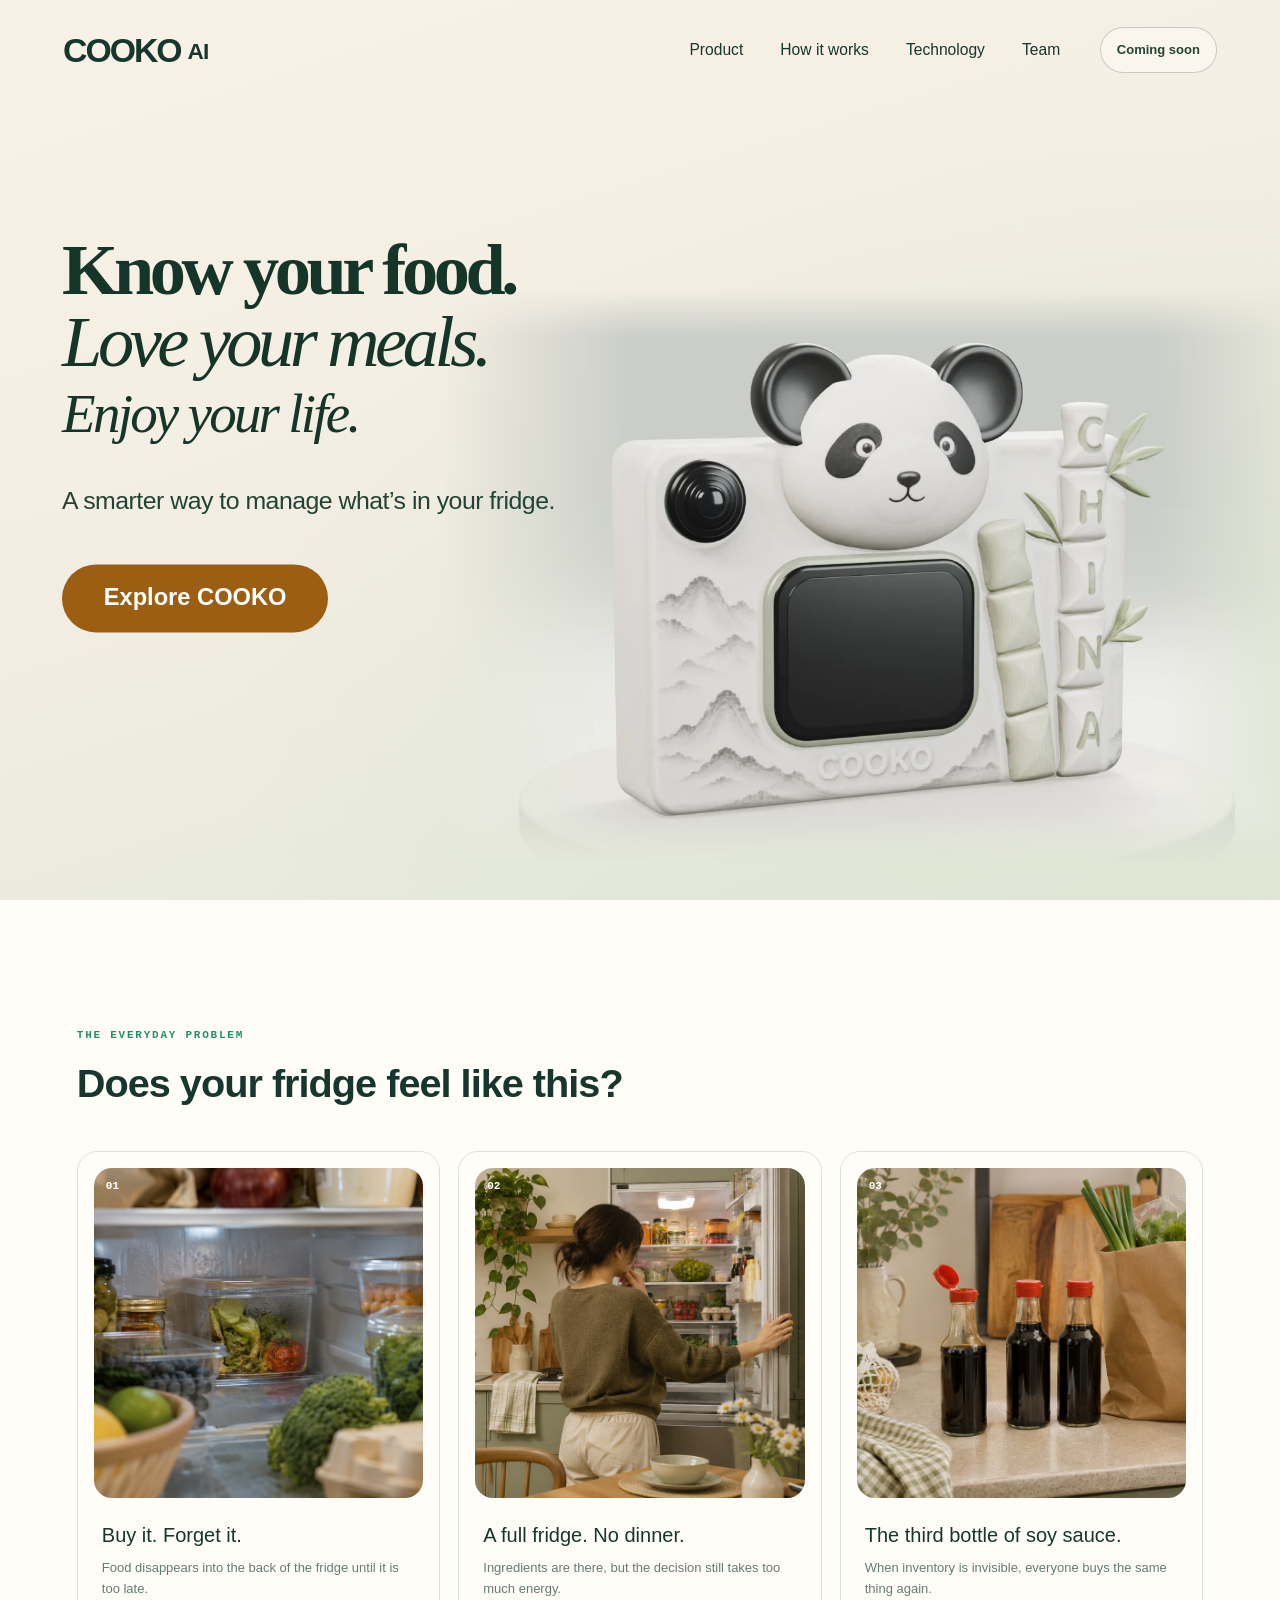
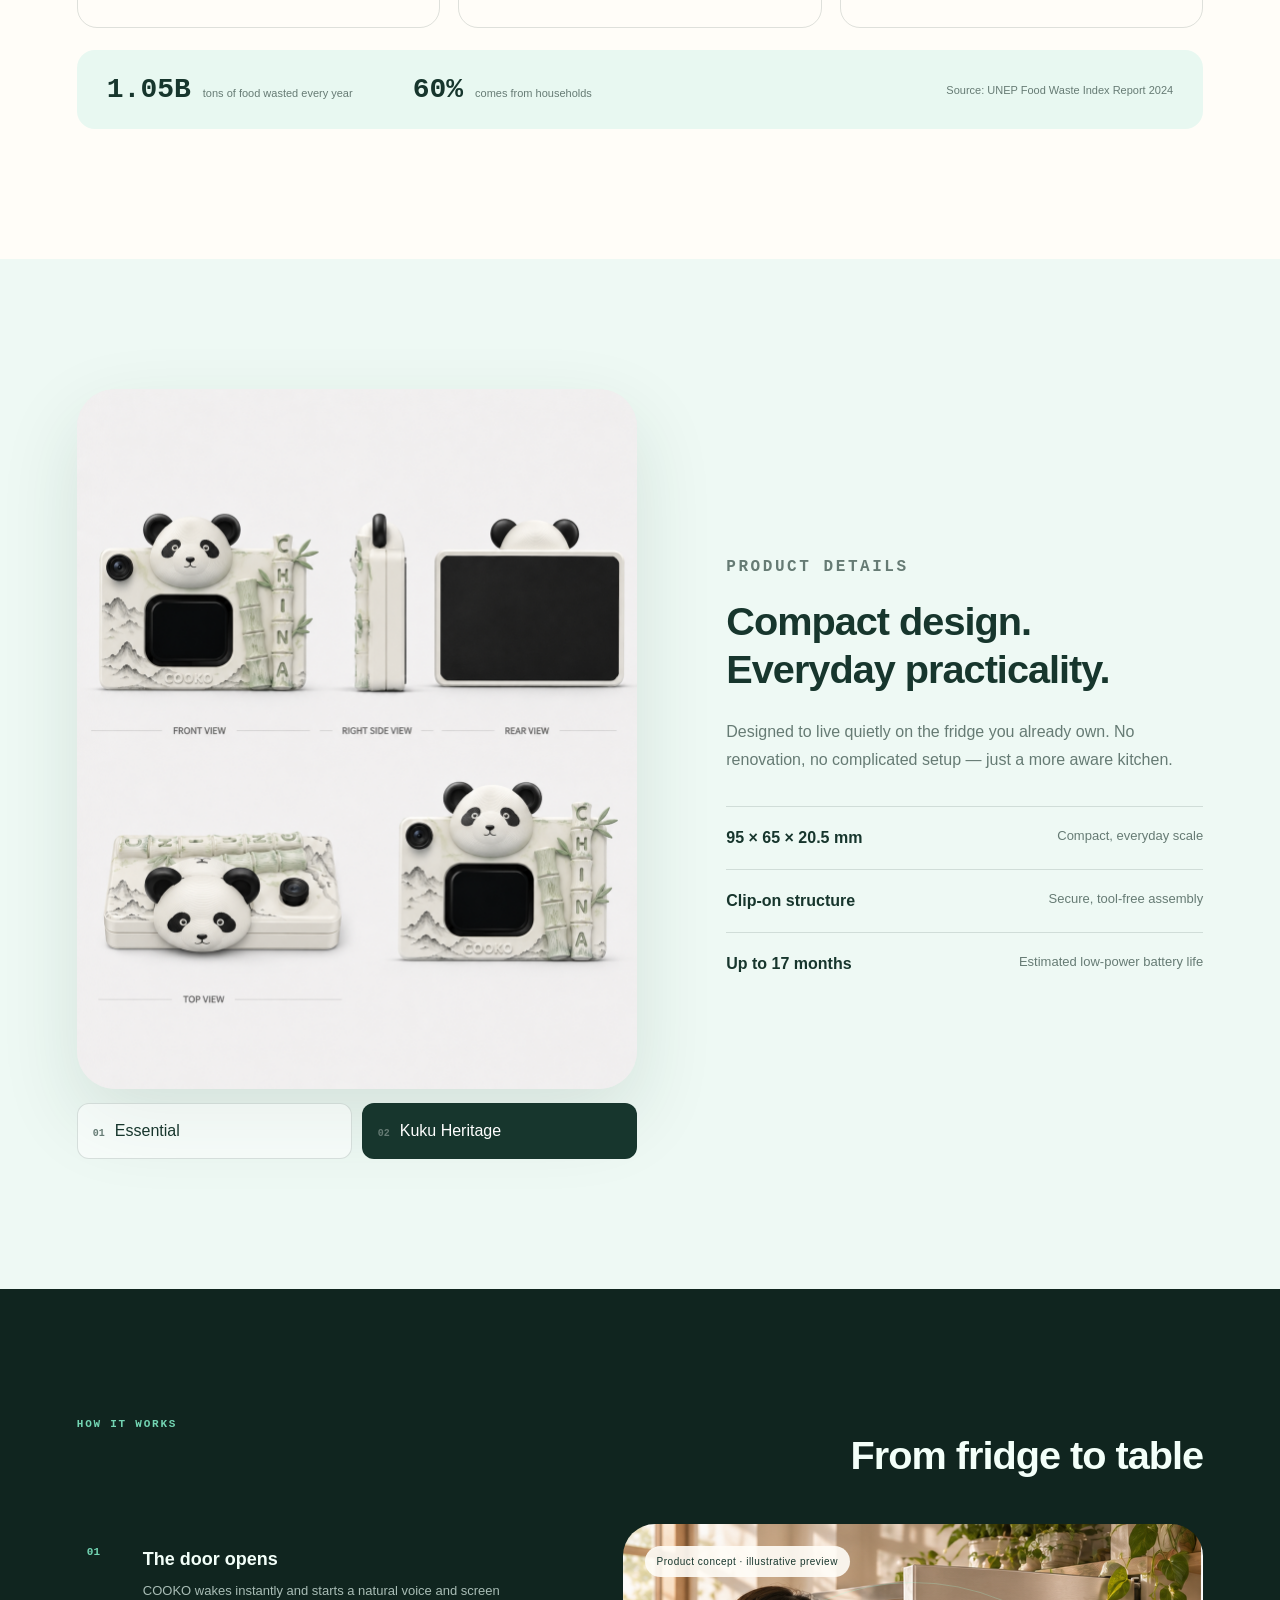
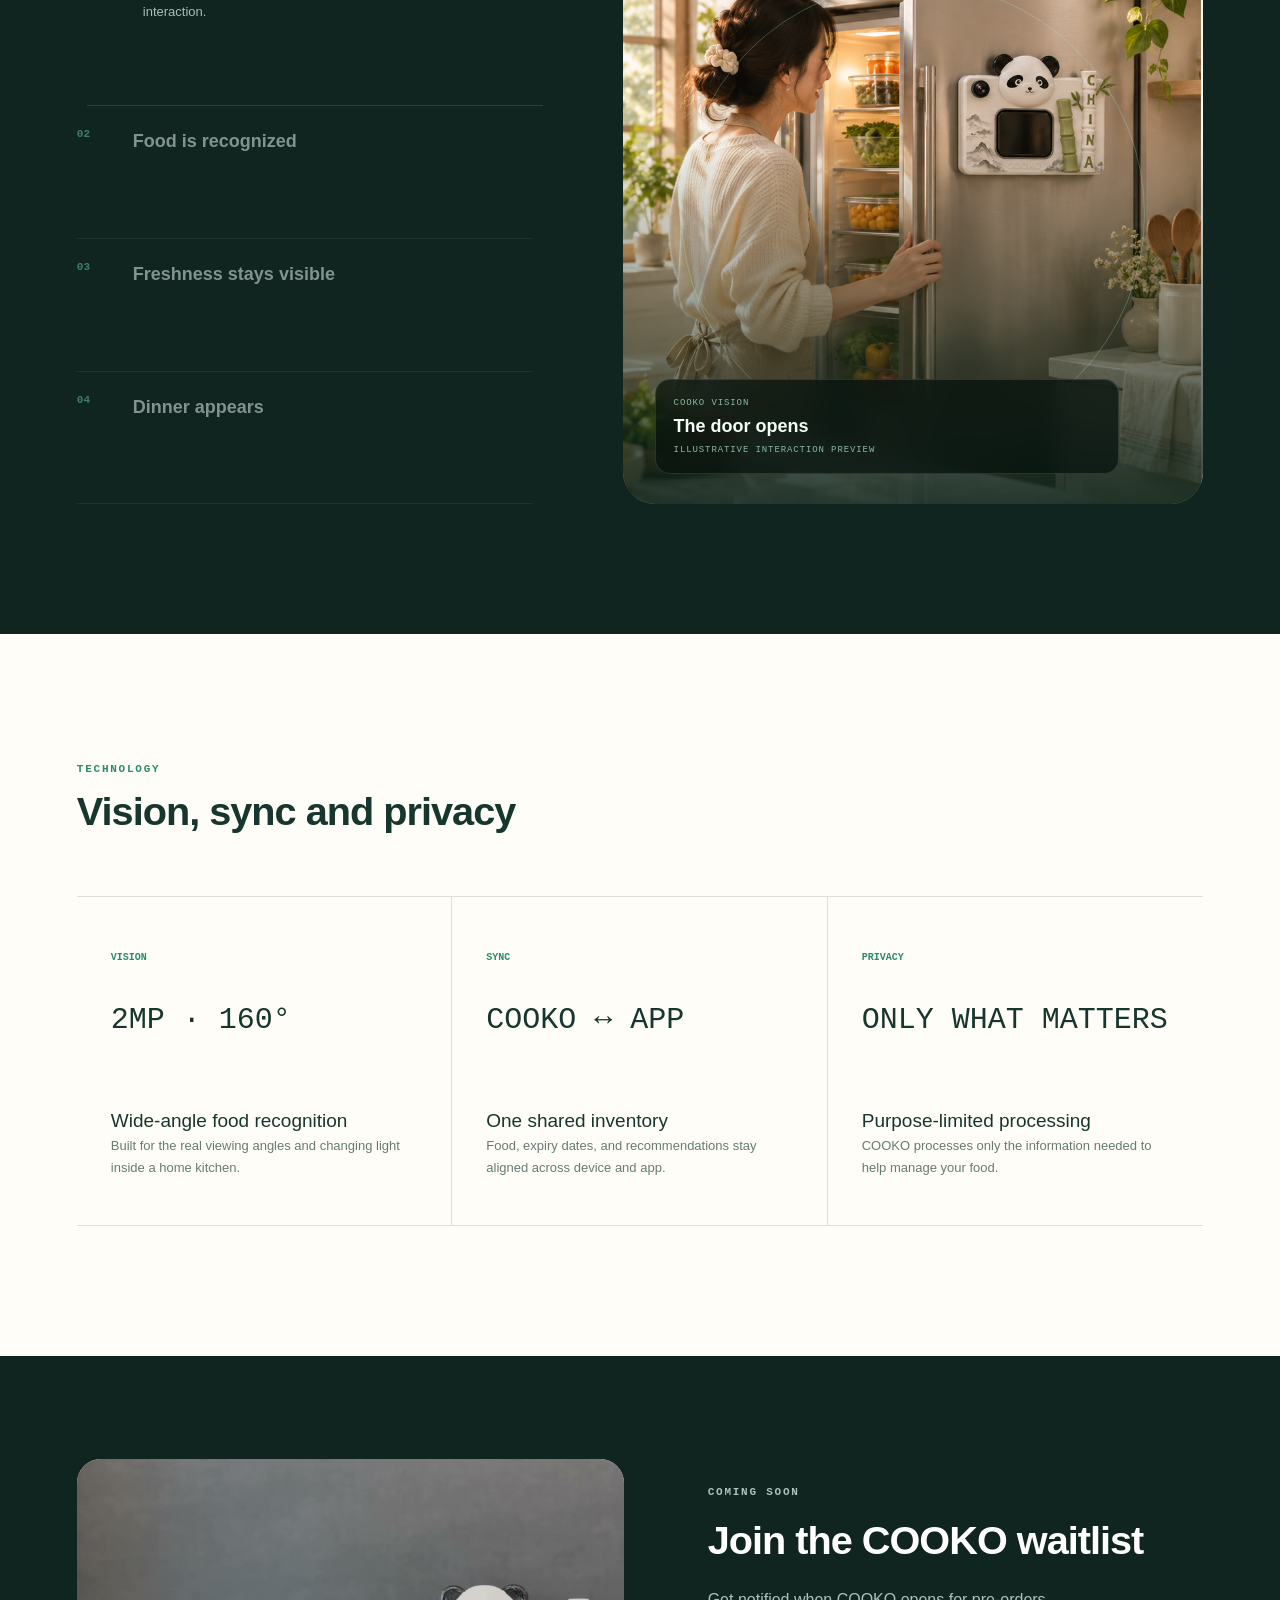
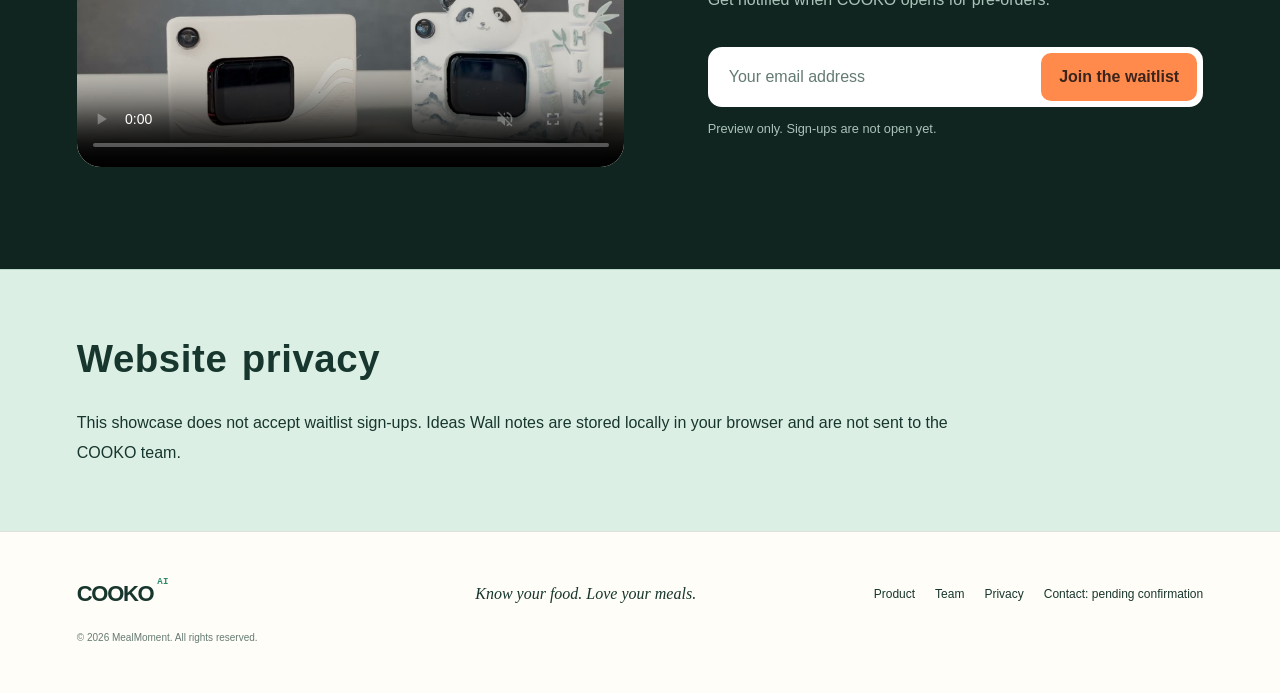
<file: index.html>
<!doctype html><html lang="en"><head><meta charset="UTF-8"><meta name="viewport" content="width=device-width, initial-scale=1"><title>COOKO AI — Know your food. Love your meals.</title><link rel="icon" href="/favicon.svg">  <script type="module" crossorigin src="/assets/home-g42T8LJl.js"></script>
  <link rel="modulepreload" crossorigin href="/assets/globals-wrINYqoY.js">
  <link rel="stylesheet" crossorigin href="/assets/globals-CZsc9J62.css">
</head><body><div id="root"></div></body></html>
</file>
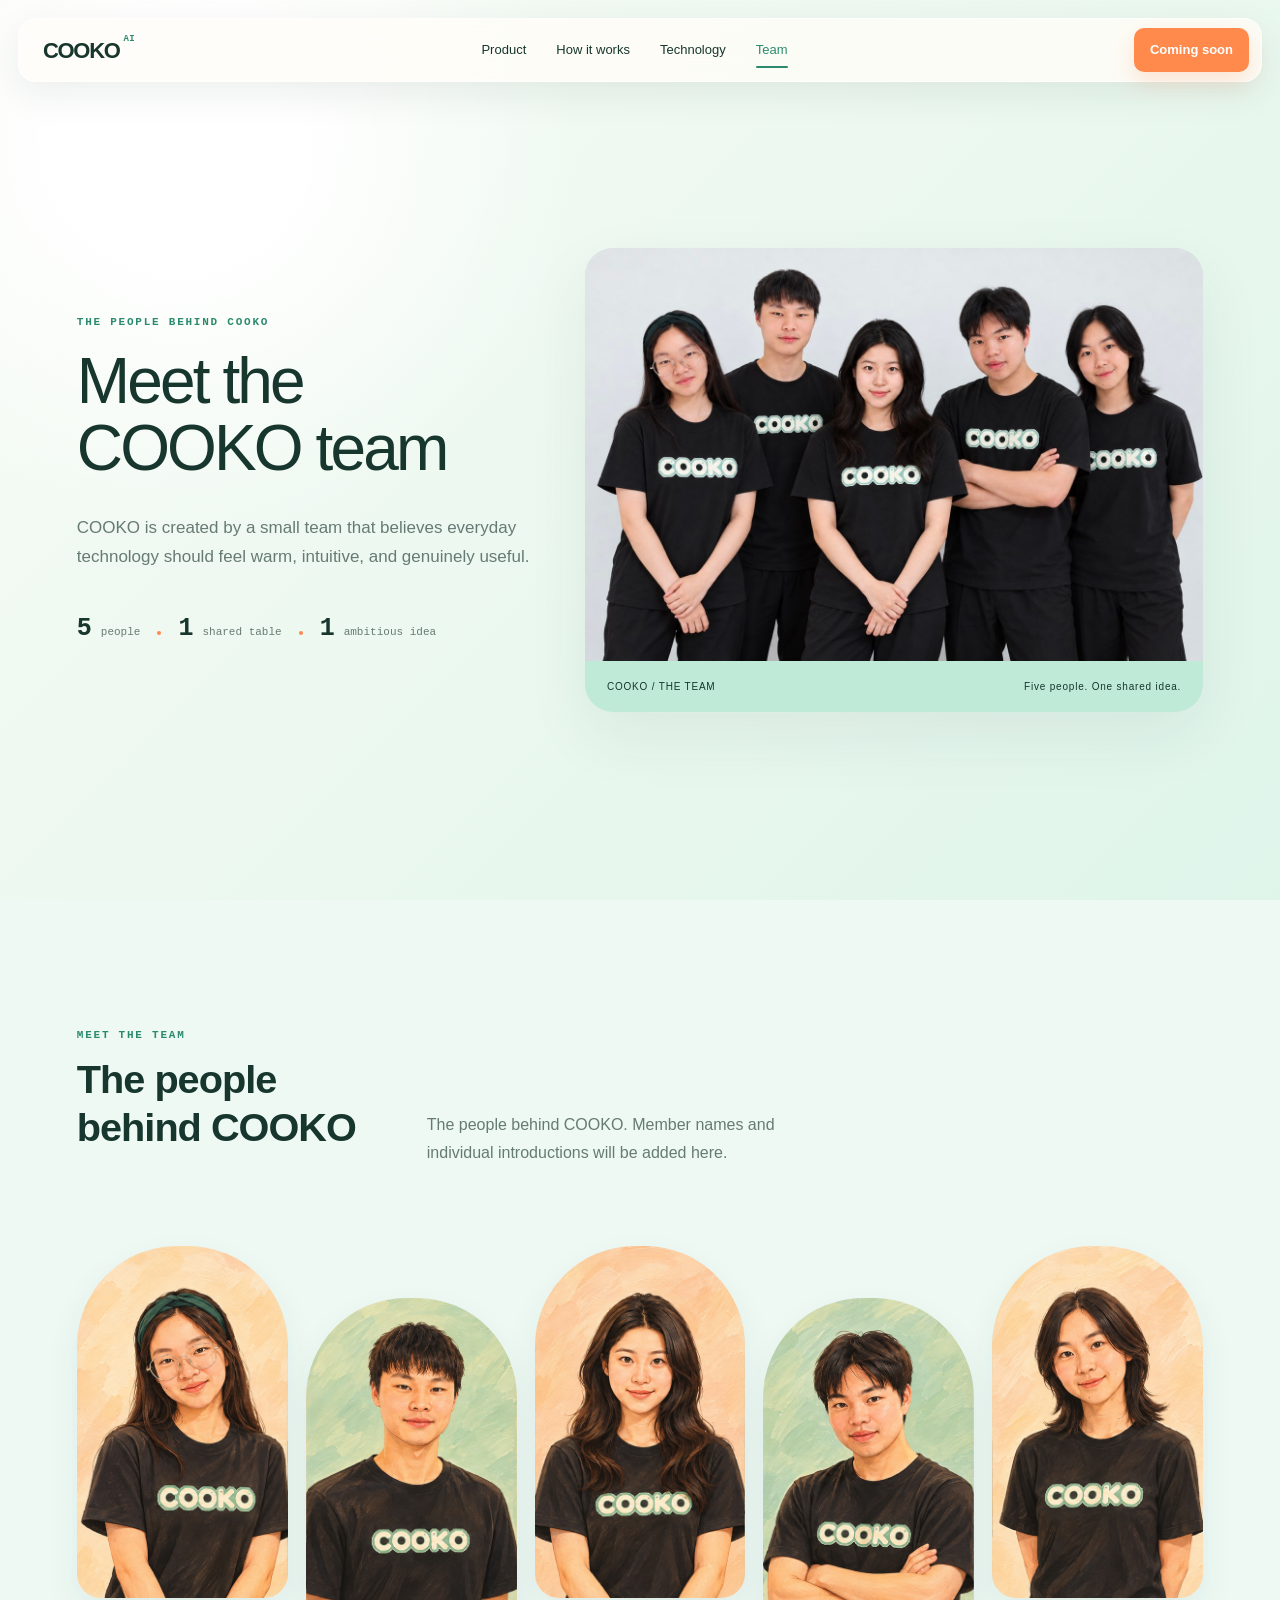
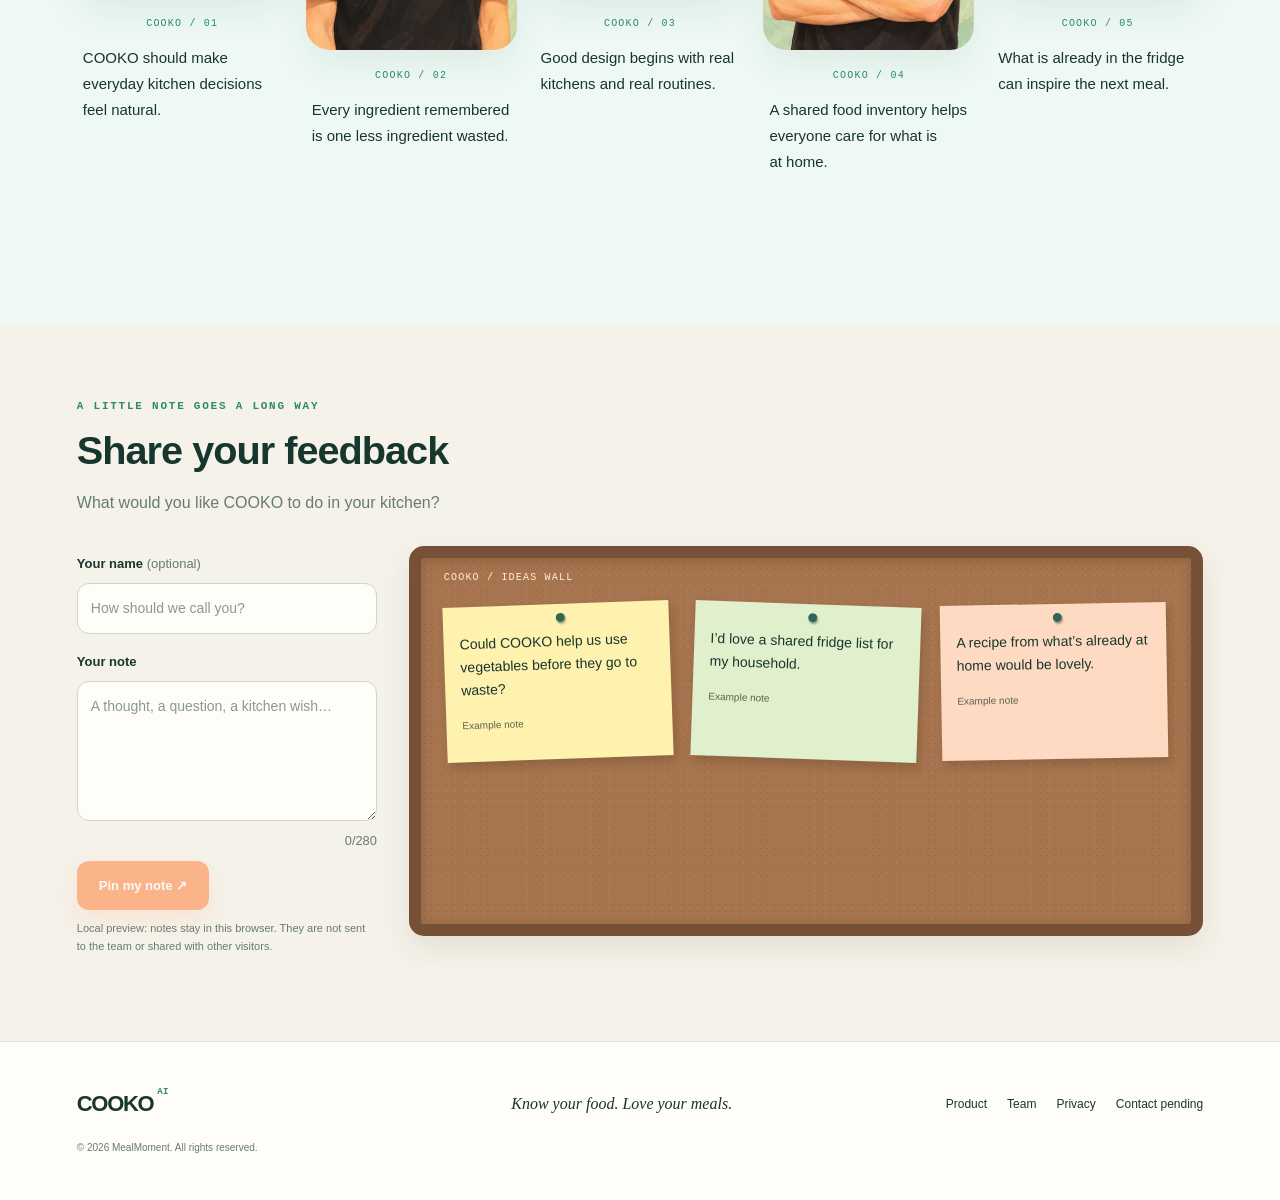
<file: team/index.html>
<!doctype html>
<html lang="en">
  <head>
    <meta charset="UTF-8">
    <meta name="viewport" content="width=device-width, initial-scale=1">
    <title>Team | COOKO AI</title>
    <link rel="icon" href="/favicon.svg">
    <script type="module" crossorigin src="/assets/team-DflWVYiQ.js"></script>
    <link rel="modulepreload" crossorigin href="/assets/globals-wrINYqoY.js">
    <link rel="stylesheet" crossorigin href="/assets/globals-CZsc9J62.css">
  </head>
  <body>
    <div id="root"></div>
  </body>
</html>
</file>
